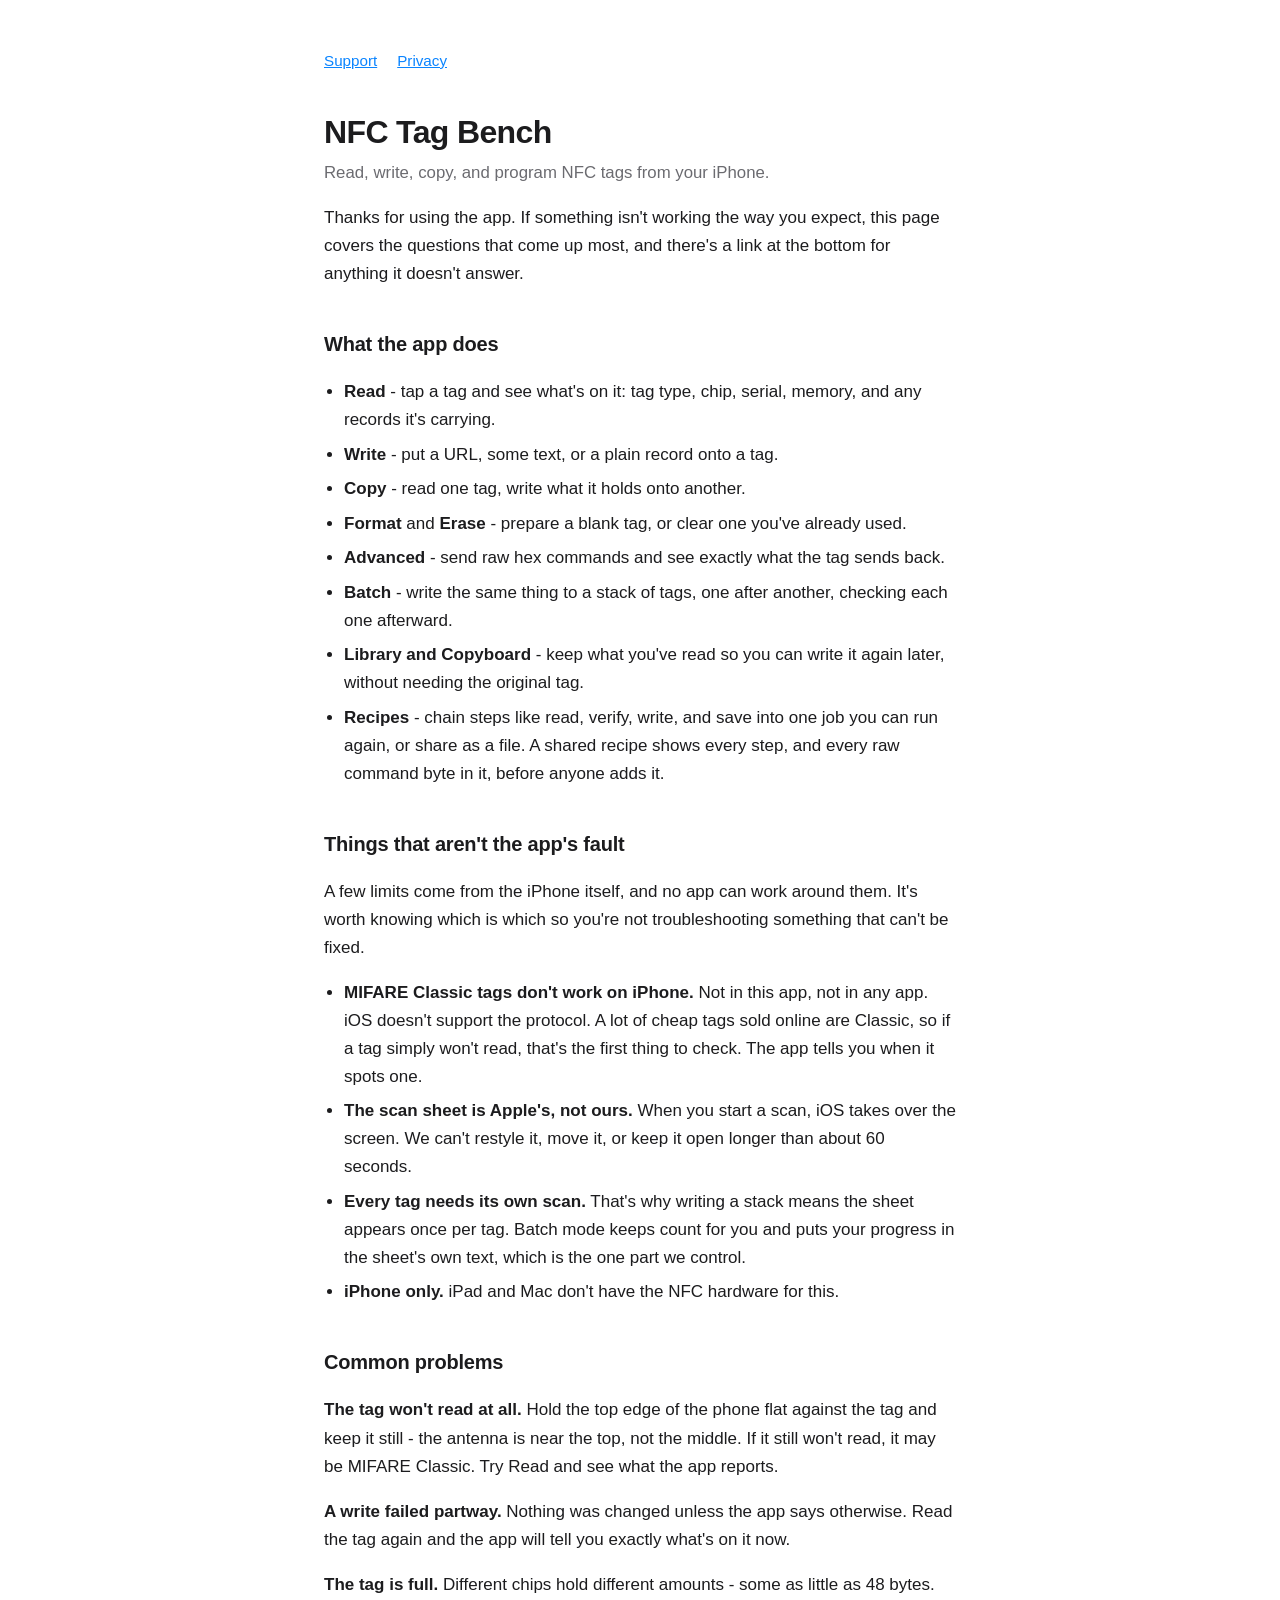
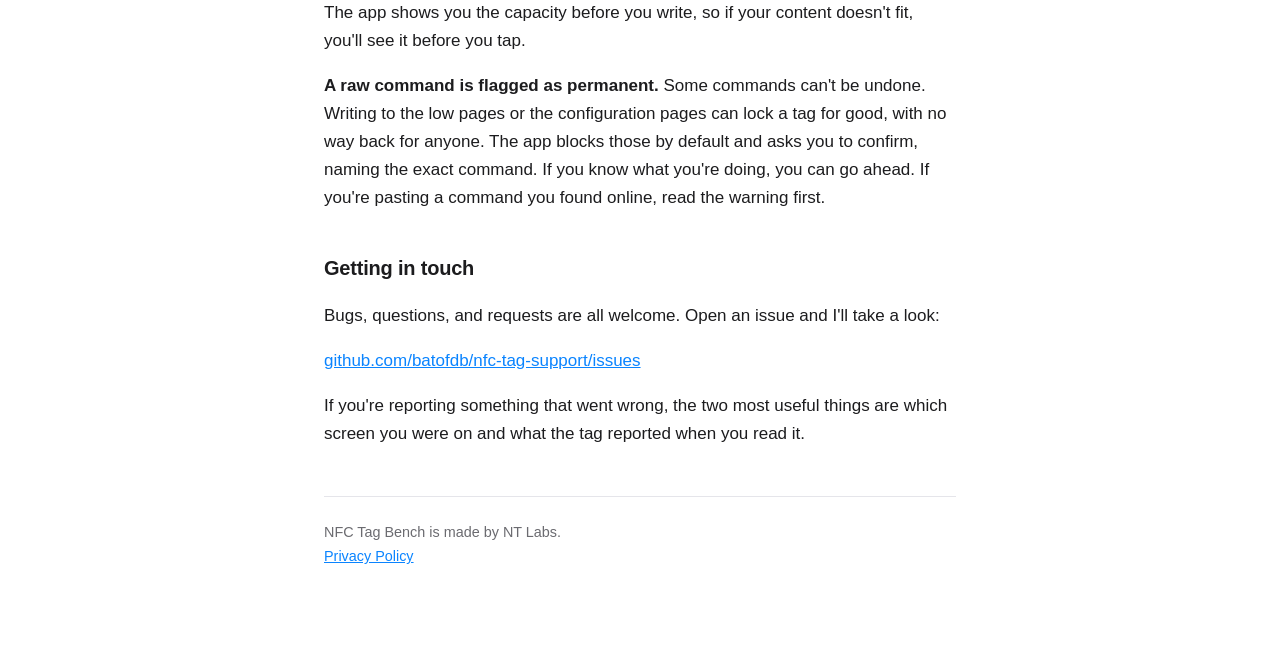
<file: index.html>
<!doctype html>
<html lang="en">
<head>
<meta charset="utf-8">
<meta name="viewport" content="width=device-width, initial-scale=1">
<title>NFC Tag Bench - Support</title>
<link rel="stylesheet" href="style.css">
</head>
<body>

<nav><a href="index.html">Support</a><a href="privacy.html">Privacy</a></nav>

<h1>NFC Tag Bench</h1>
<p class="lede">Read, write, copy, and program NFC tags from your iPhone.</p>

<p>Thanks for using the app. If something isn't working the way you expect, this
page covers the questions that come up most, and there's a link at the bottom
for anything it doesn't answer.</p>

<h2>What the app does</h2>
<ul>
  <li><strong>Read</strong> - tap a tag and see what's on it: tag type, chip, serial, memory, and any records it's carrying.</li>
  <li><strong>Write</strong> - put a URL, some text, or a plain record onto a tag.</li>
  <li><strong>Copy</strong> - read one tag, write what it holds onto another.</li>
  <li><strong>Format</strong> and <strong>Erase</strong> - prepare a blank tag, or clear one you've already used.</li>
  <li><strong>Advanced</strong> - send raw hex commands and see exactly what the tag sends back.</li>
  <li><strong>Batch</strong> - write the same thing to a stack of tags, one after another, checking each one afterward.</li>
  <li><strong>Library and Copyboard</strong> - keep what you've read so you can write it again later, without needing the original tag.</li>
  <li><strong>Recipes</strong> - chain steps like read, verify, write, and save into one job you can run again, or share as a file. A shared recipe shows every step, and every raw command byte in it, before anyone adds it.</li>
</ul>

<h2>Things that aren't the app's fault</h2>

<p>A few limits come from the iPhone itself, and no app can work around them.
It's worth knowing which is which so you're not troubleshooting something
that can't be fixed.</p>

<ul>
  <li><strong>MIFARE Classic tags don't work on iPhone.</strong> Not in this app,
  not in any app. iOS doesn't support the protocol. A lot of cheap tags sold
  online are Classic, so if a tag simply won't read, that's the first thing to
  check. The app tells you when it spots one.</li>

  <li><strong>The scan sheet is Apple's, not ours.</strong> When you start a scan,
  iOS takes over the screen. We can't restyle it, move it, or keep it open
  longer than about 60 seconds.</li>

  <li><strong>Every tag needs its own scan.</strong> That's why writing a stack
  means the sheet appears once per tag. Batch mode keeps count for you and puts
  your progress in the sheet's own text, which is the one part we control.</li>

  <li><strong>iPhone only.</strong> iPad and Mac don't have the NFC hardware for this.</li>
</ul>

<h2>Common problems</h2>

<p><strong>The tag won't read at all.</strong> Hold the top edge of the phone flat
against the tag and keep it still - the antenna is near the top, not the middle.
If it still won't read, it may be MIFARE Classic. Try Read and see what the app
reports.</p>

<p><strong>A write failed partway.</strong> Nothing was changed unless the app says
otherwise. Read the tag again and the app will tell you exactly what's on it now.</p>

<p><strong>The tag is full.</strong> Different chips hold different amounts - some
as little as 48 bytes. The app shows you the capacity before you write, so if
your content doesn't fit, you'll see it before you tap.</p>

<p><strong>A raw command is flagged as permanent.</strong> Some commands can't be
undone. Writing to the low pages or the configuration pages can lock a tag for
good, with no way back for anyone. The app blocks those by default and asks you
to confirm, naming the exact command. If you know what you're doing, you can go
ahead. If you're pasting a command you found online, read the warning first.</p>

<h2>Getting in touch</h2>

<p>Bugs, questions, and requests are all welcome. Open an issue and I'll take a
look:</p>

<p><a href="https://github.com/batofdb/nfc-tag-support/issues">github.com/batofdb/nfc-tag-support/issues</a></p>

<p>If you're reporting something that went wrong, the two most useful things are
which screen you were on and what the tag reported when you read it.</p>

<hr>
<footer>
NFC Tag Bench is made by NT Labs.<br>
<a href="privacy.html">Privacy Policy</a>
</footer>

</body>
</html>
</file>
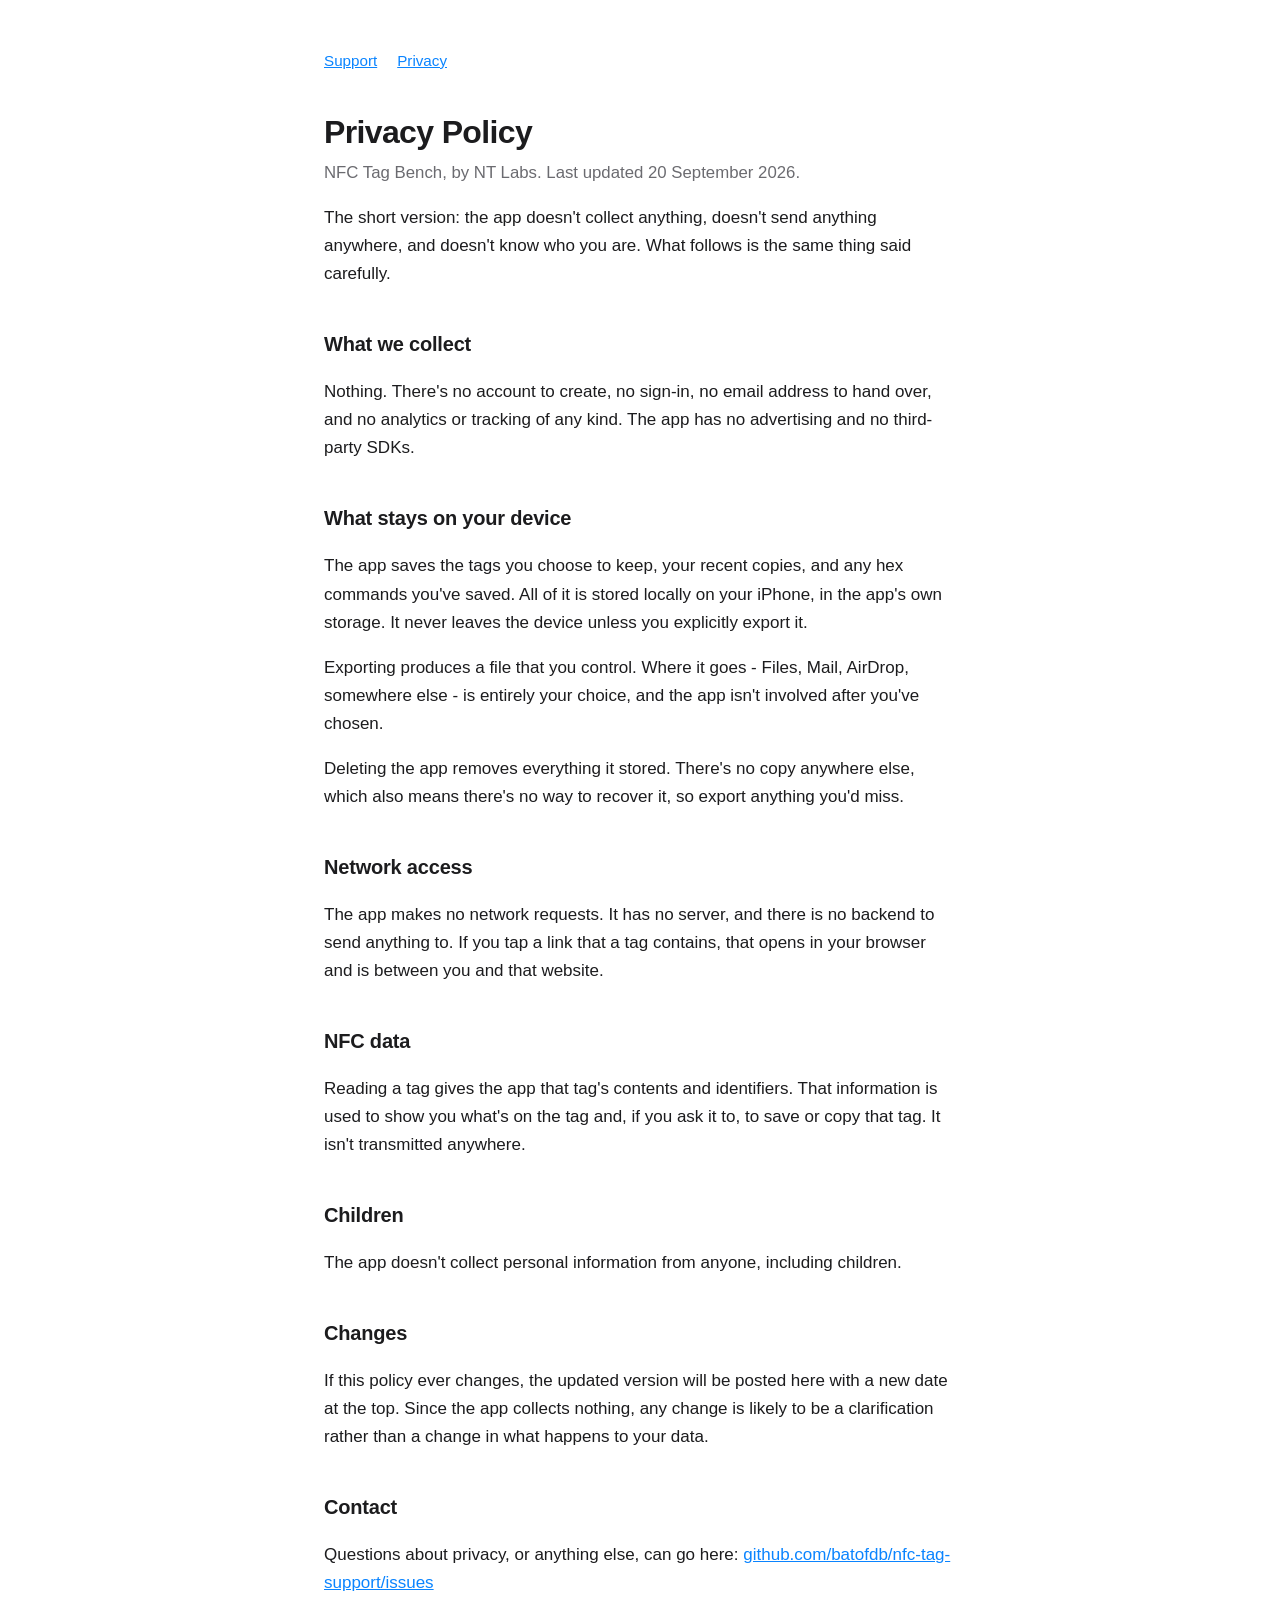
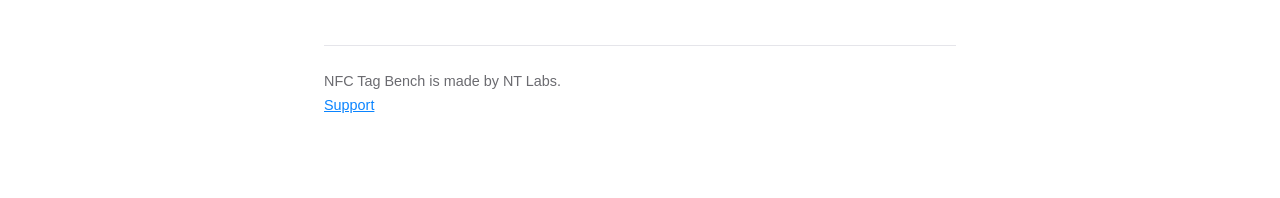
<file: privacy.html>
<!doctype html>
<html lang="en">
<head>
<meta charset="utf-8">
<meta name="viewport" content="width=device-width, initial-scale=1">
<title>NFC Tag Bench - Privacy Policy</title>
<link rel="stylesheet" href="style.css">
</head>
<body>

<nav><a href="index.html">Support</a><a href="privacy.html">Privacy</a></nav>

<h1>Privacy Policy</h1>
<p class="lede">NFC Tag Bench, by NT Labs. Last updated 20 September 2026.</p>

<p>The short version: the app doesn't collect anything, doesn't send anything
anywhere, and doesn't know who you are. What follows is the same thing said
carefully.</p>

<h2>What we collect</h2>

<p>Nothing. There's no account to create, no sign-in, no email address to hand
over, and no analytics or tracking of any kind. The app has no advertising and
no third-party SDKs.</p>

<h2>What stays on your device</h2>

<p>The app saves the tags you choose to keep, your recent copies, and any hex
commands you've saved. All of it is stored locally on your iPhone, in the app's
own storage. It never leaves the device unless you explicitly export it.</p>

<p>Exporting produces a file that you control. Where it goes - Files, Mail,
AirDrop, somewhere else - is entirely your choice, and the app isn't involved
after you've chosen.</p>

<p>Deleting the app removes everything it stored. There's no copy anywhere else,
which also means there's no way to recover it, so export anything you'd miss.</p>

<h2>Network access</h2>

<p>The app makes no network requests. It has no server, and there is no backend
to send anything to. If you tap a link that a tag contains, that opens in your
browser and is between you and that website.</p>

<h2>NFC data</h2>

<p>Reading a tag gives the app that tag's contents and identifiers. That
information is used to show you what's on the tag and, if you ask it to, to save
or copy that tag. It isn't transmitted anywhere.</p>

<h2>Children</h2>

<p>The app doesn't collect personal information from anyone, including children.</p>

<h2>Changes</h2>

<p>If this policy ever changes, the updated version will be posted here with a
new date at the top. Since the app collects nothing, any change is likely to be
a clarification rather than a change in what happens to your data.</p>

<h2>Contact</h2>

<p>Questions about privacy, or anything else, can go here:
<a href="https://github.com/batofdb/nfc-tag-support/issues">github.com/batofdb/nfc-tag-support/issues</a></p>

<hr>
<footer>
NFC Tag Bench is made by NT Labs.<br>
<a href="index.html">Support</a>
</footer>

</body>
</html>
</file>
<file: style.css>
:root {
  --bg: #ffffff;
  --fg: #1c1c1e;
  --muted: #6b6b70;
  --rule: #e5e5ea;
  --accent: #0a84ff;
}
@media (prefers-color-scheme: dark) {
  :root {
    --bg: #000000;
    --fg: #f2f2f7;
    --muted: #98989e;
    --rule: #2c2c2e;
    --accent: #0a84ff;
  }
}
* { box-sizing: border-box; }
body {
  margin: 0 auto;
  padding: 3rem 1.25rem 5rem;
  max-width: 42rem;
  background: var(--bg);
  color: var(--fg);
  font: 17px/1.65 -apple-system, BlinkMacSystemFont, "Segoe UI", Helvetica, Arial, sans-serif;
  -webkit-text-size-adjust: 100%;
}
h1 { font-size: 2rem; line-height: 1.2; letter-spacing: -0.02em; margin: 0 0 0.5rem; }
h2 { font-size: 1.25rem; letter-spacing: -0.01em; margin: 2.5rem 0 0.75rem; }
p, li { color: var(--fg); }
.lede { color: var(--muted); font-size: 1.05rem; margin-top: 0; }
a { color: var(--accent); }
hr { border: 0; border-top: 1px solid var(--rule); margin: 3rem 0 1.5rem; }
footer { color: var(--muted); font-size: 0.9rem; }
nav { margin-bottom: 2.5rem; font-size: 0.95rem; }
nav a { margin-right: 1.25rem; }
code { font-family: ui-monospace, SFMono-Regular, Menlo, monospace; font-size: 0.9em; background: var(--rule); padding: 0.15em 0.4em; border-radius: 4px; }
ul { padding-left: 1.25rem; }
li { margin: 0.4rem 0; }
</file>
